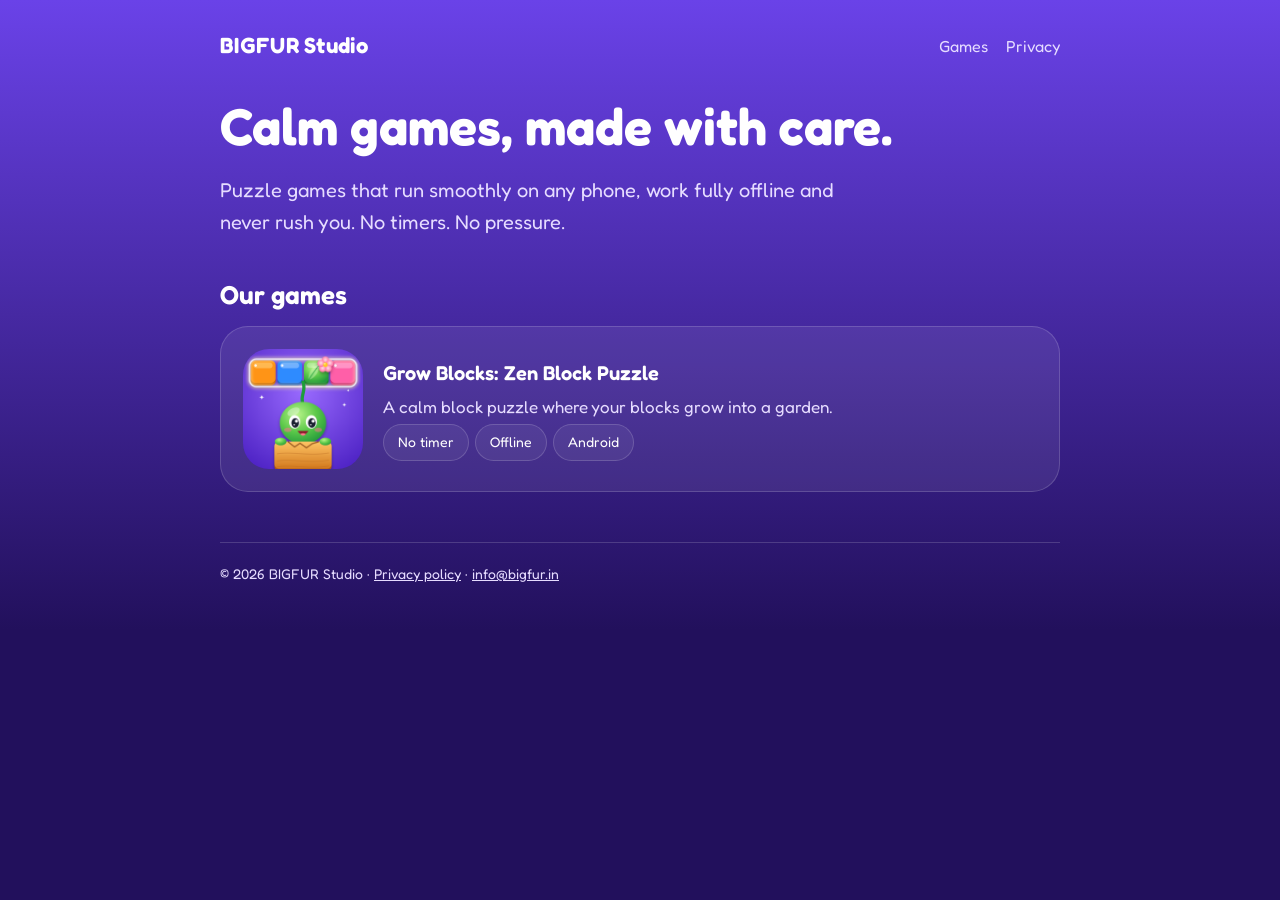
<file: index.html>
<!doctype html>
<html lang="en">
<head>
<meta charset="utf-8">
<meta name="viewport" content="width=device-width,initial-scale=1">
<title>BIGFUR Studio · Calm puzzle games for Android</title>
<meta name="description" content="BIGFUR Studio makes calm, beautiful puzzle games for Android. No timers, playable offline, small downloads.">
<link rel="canonical" href="https://tusharsharmaaa.github.io/">
<link rel="icon" href="favicon.png">
<link rel="apple-touch-icon" href="assets/apple-touch-icon.png">
<meta property="og:title" content="BIGFUR Studio">
<meta property="og:description" content="Calm puzzle games for Android. No timers, playable offline.">
<meta property="og:image" content="https://tusharsharmaaa.github.io/assets/grow-blocks-feature.webp">
<link rel="stylesheet" href="assets/site.css">
<script type="application/ld+json">{"@context":"https://schema.org","@type":"Organization","name":"BIGFUR Studio","url":"https://tusharsharmaaa.github.io/","email":"info@bigfur.in"}</script>
</head>
<body>
<div class="wrap">
<header class="site"><a class="brand" href="./">BIGFUR Studio</a><nav><a href="grow-blocks/">Games</a><a href="privacy/">Privacy</a></nav></header>
<h1>Calm games, made with care.</h1>
<p class="lead">Puzzle games that run smoothly on any phone, work fully offline and never rush you. No timers. No pressure.</p>
<h2>Our games</h2>
<a class="card" href="grow-blocks/">
  <img src="assets/grow-blocks-icon.png" alt="Grow Blocks icon" width="120" height="120">
  <div><h3>Grow Blocks: Zen Block Puzzle</h3><p style="margin:0">A calm block puzzle where your blocks grow into a garden.</p>
  <span class="pill">No timer</span><span class="pill">Offline</span><span class="pill">Android</span></div>
</a>
<footer>© 2026 BIGFUR Studio · <a href="privacy/">Privacy policy</a> · <a href="mailto:info@bigfur.in">info@bigfur.in</a></footer>
</div>
</body>
</html>
</file>
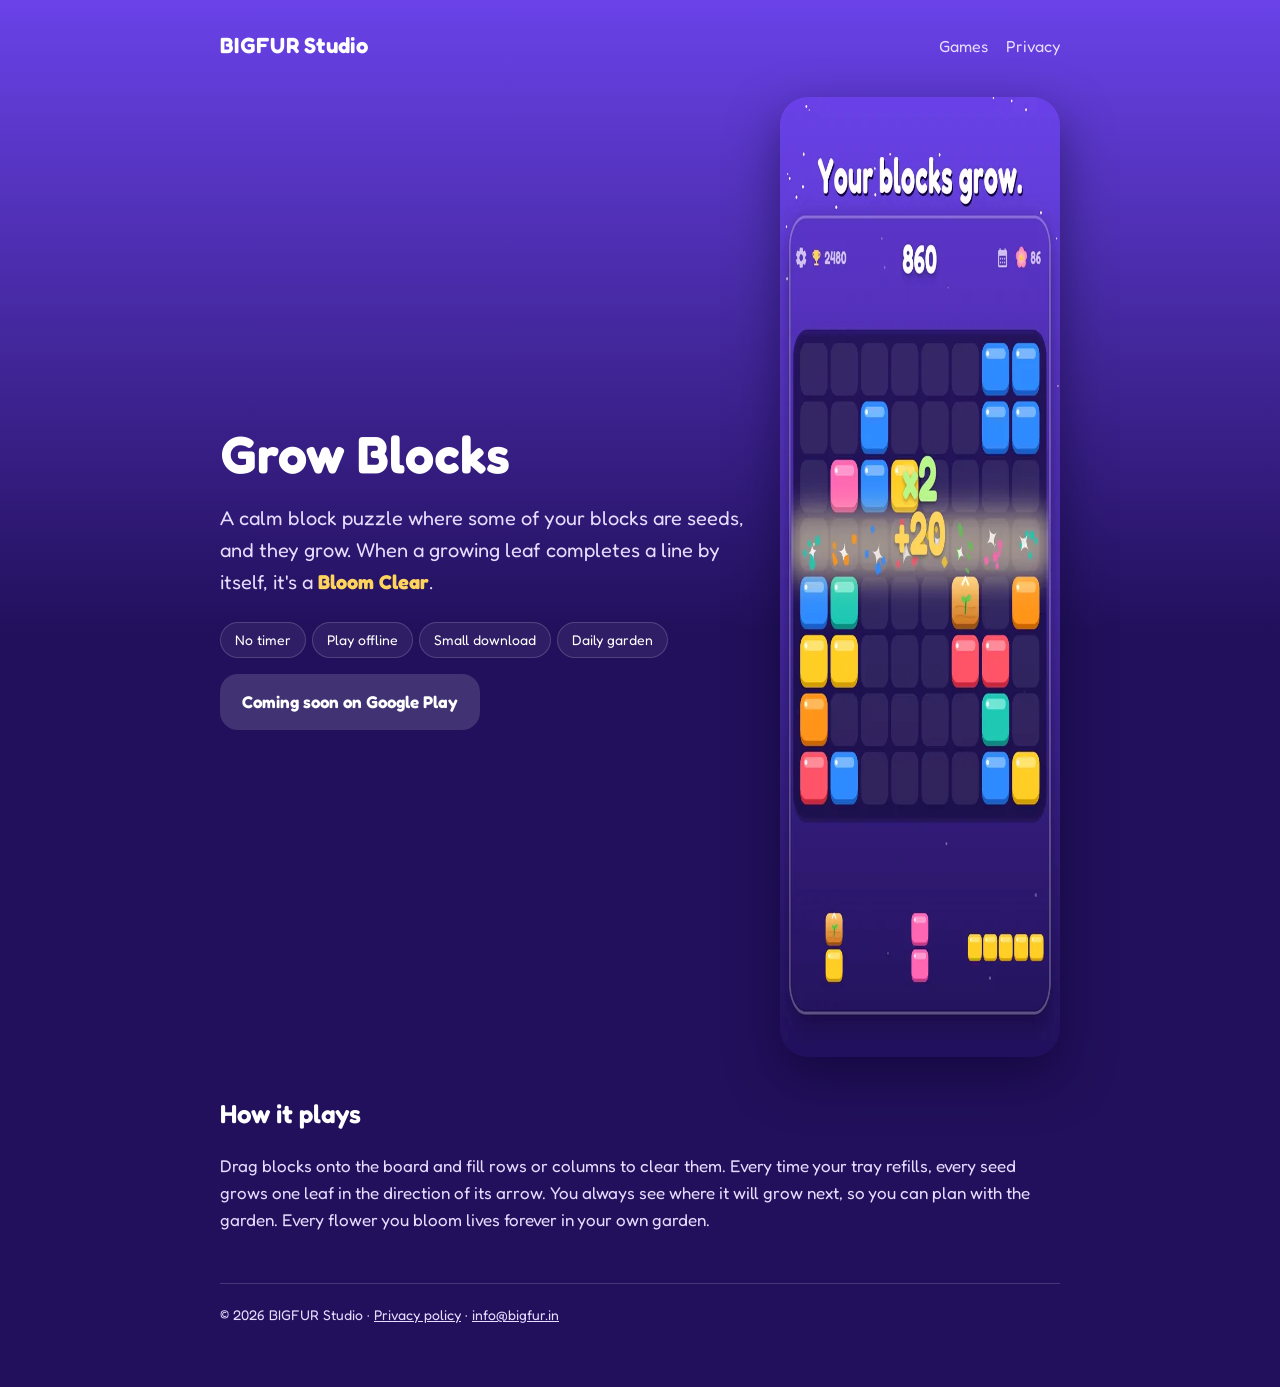
<file: grow-blocks/index.html>
<!doctype html>
<html lang="en">
<head>
<meta charset="utf-8">
<meta name="viewport" content="width=device-width,initial-scale=1">
<title>Grow Blocks: Zen Block Puzzle · BIGFUR Studio</title>
<meta name="description" content="Grow Blocks is a calm block puzzle where your blocks grow into a garden. No timer, play offline, tiny download. Android.">
<link rel="canonical" href="https://tusharsharmaaa.github.io/grow-blocks/">
<link rel="icon" href="../favicon.png">
<meta property="og:title" content="Grow Blocks: Zen Block Puzzle">
<meta property="og:description" content="A calm block puzzle where your blocks grow into a garden.">
<meta property="og:image" content="https://tusharsharmaaa.github.io/assets/grow-blocks-feature.webp">
<link rel="stylesheet" href="../assets/site.css">
<script type="application/ld+json">{"@context":"https://schema.org","@type":"VideoGame","name":"Grow Blocks: Zen Block Puzzle","description":"A calm block puzzle where your blocks grow into a garden. No timer, play offline.","genre":["Puzzle","Casual"],"gamePlatform":"Android","operatingSystem":"Android","applicationCategory":"GameApplication","publisher":{"@type":"Organization","name":"BIGFUR Studio"},"image":"https://tusharsharmaaa.github.io/assets/grow-blocks-icon.png","offers":{"@type":"Offer","price":"0","priceCurrency":"USD"}}</script>
</head>
<body>
<div class="wrap">
<header class="site"><a class="brand" href="../">BIGFUR Studio</a><nav><a href="./">Games</a><a href="../privacy/">Privacy</a></nav></header>
<div class="hero">
  <div>
    <h1>Grow Blocks</h1>
    <p class="lead">A calm block puzzle where some of your blocks are seeds, and they grow. When a growing leaf completes a line by itself, it's a <strong style="color:#ffd45c">Bloom Clear</strong>.</p>
    <span class="pill">No timer</span><span class="pill">Play offline</span><span class="pill">Small download</span><span class="pill">Daily garden</span>
    <br><a class="btn soon" href="#" aria-disabled="true">Coming soon on Google Play</a>
  </div>
  <img class="shot" src="../assets/grow-blocks-shot.webp" alt="Grow Blocks gameplay: a Bloom Clear" width="540" height="960">
</div>
<h2>How it plays</h2>
<p>Drag blocks onto the board and fill rows or columns to clear them. Every time your tray refills, every seed grows one leaf in the direction of its arrow. You always see where it will grow next, so you can plan with the garden. Every flower you bloom lives forever in your own garden.</p>
<footer>© 2026 BIGFUR Studio · <a href="../privacy/">Privacy policy</a> · <a href="mailto:info@bigfur.in">info@bigfur.in</a></footer>
</div>
</body>
</html>
</file>
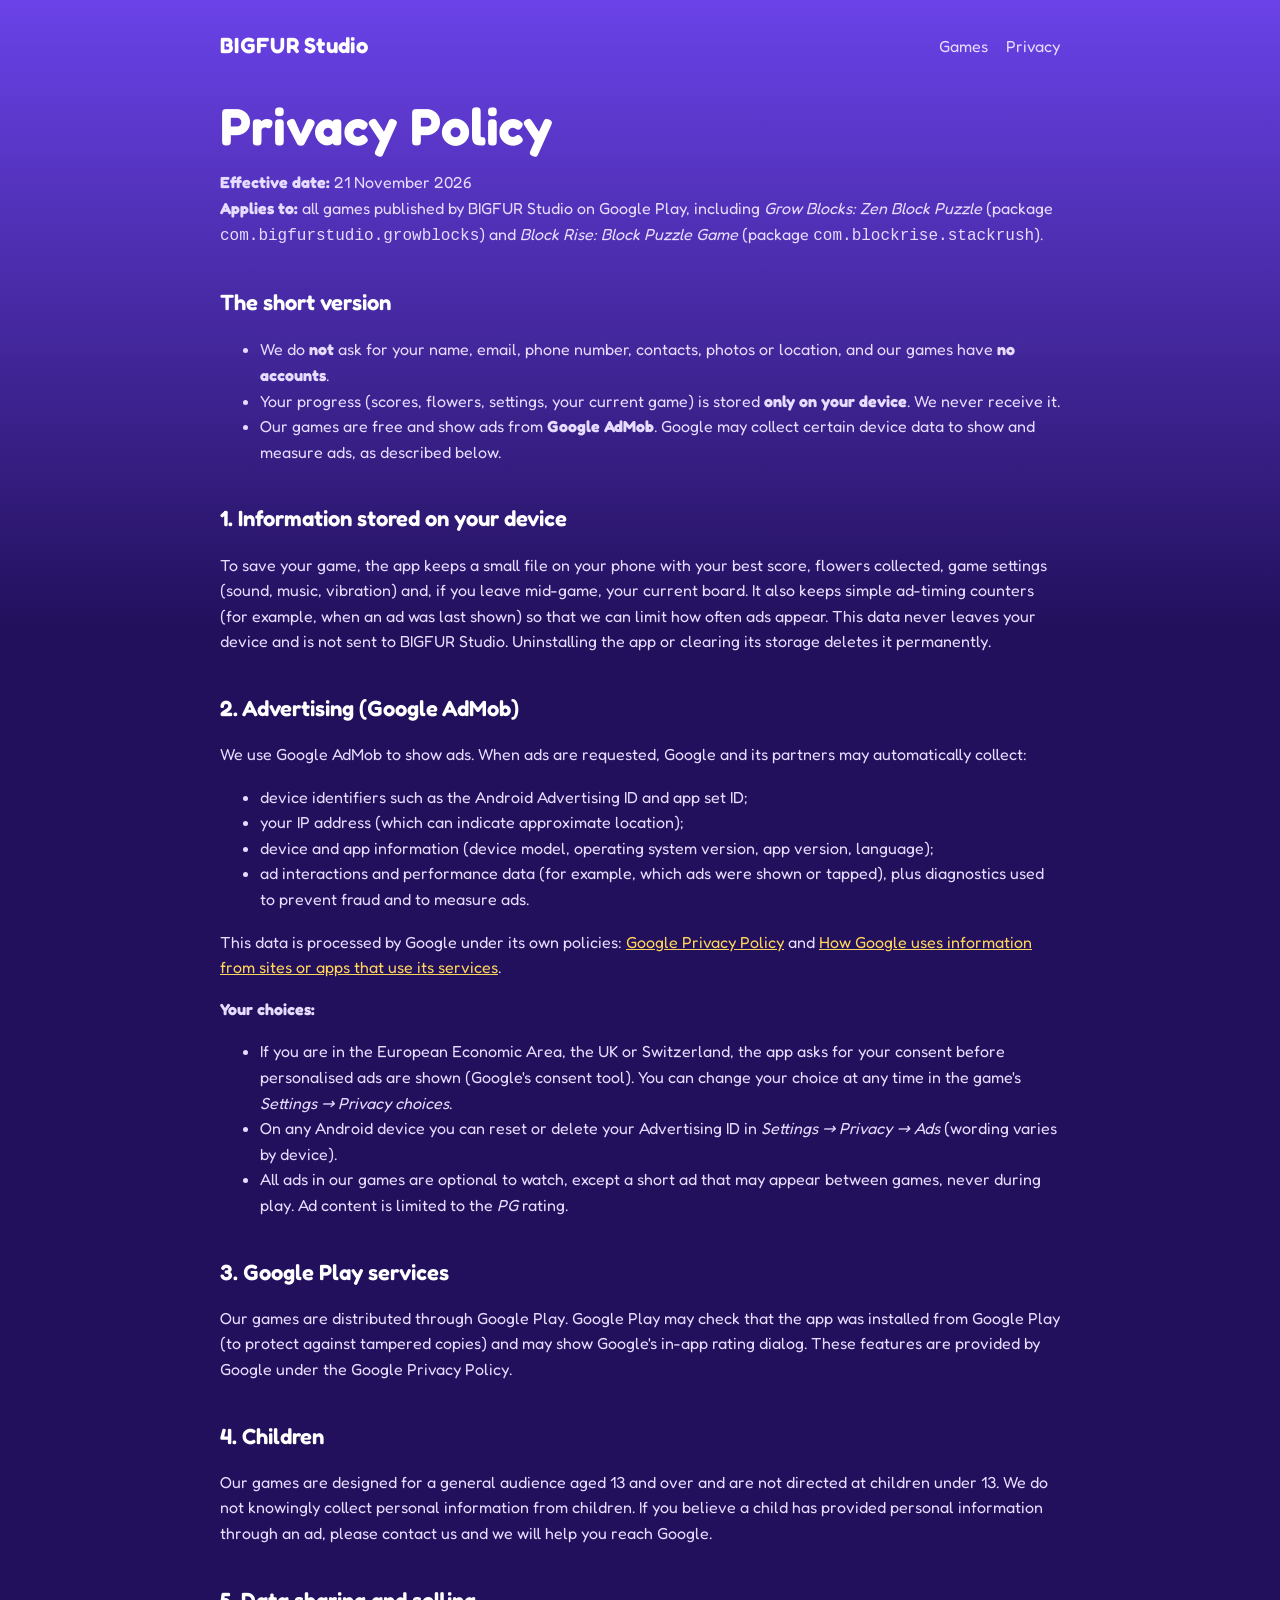
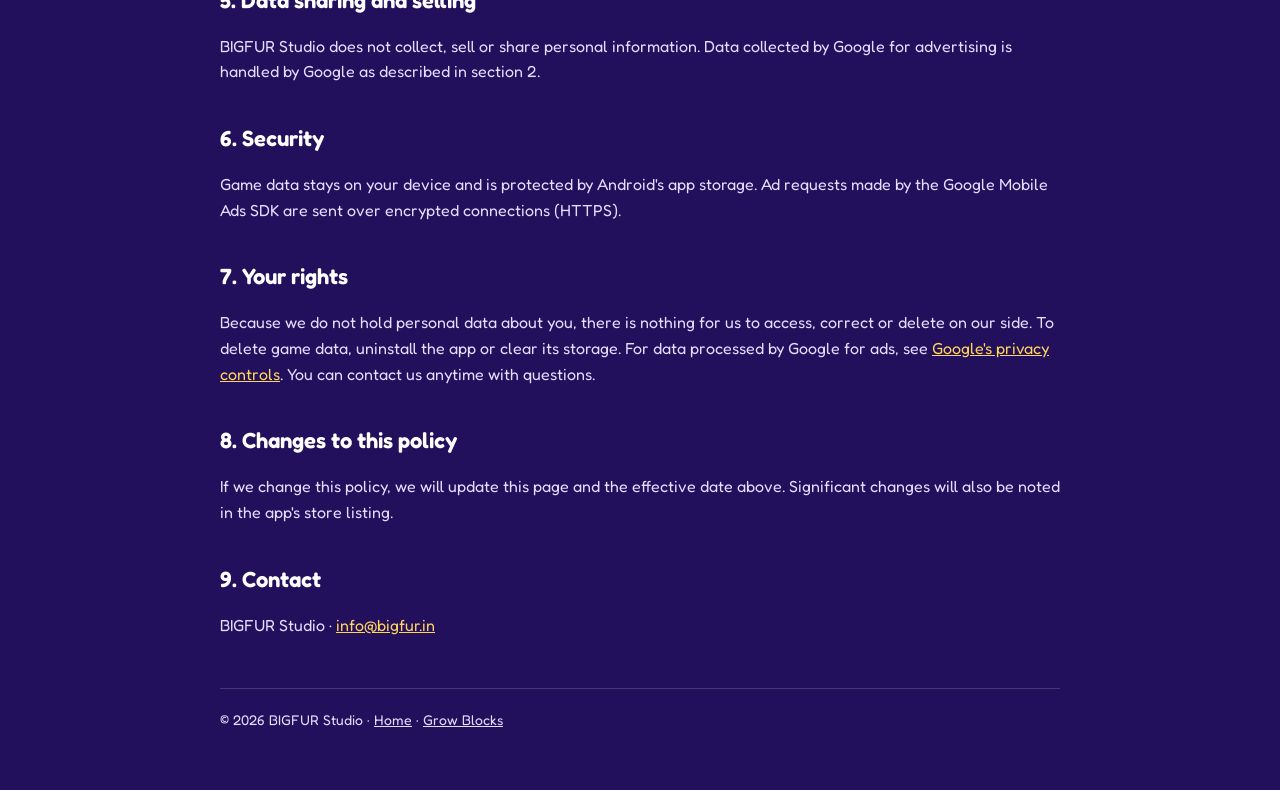
<file: privacy/index.html>
<!doctype html>
<html lang="en">
<head>
<meta charset="utf-8">
<meta name="viewport" content="width=device-width,initial-scale=1">
<title>Privacy Policy · BIGFUR Studio</title>
<meta name="description" content="Privacy policy for BIGFUR Studio games, including Grow Blocks: Zen Block Puzzle and Block Rise: Block Puzzle Game.">
<link rel="canonical" href="https://tusharsharmaaa.github.io/privacy/">
<link rel="icon" href="../favicon.png">
<link rel="stylesheet" href="../assets/site.css">
</head>
<body>
<div class="wrap legal">
<header class="site"><a class="brand" href="../">BIGFUR Studio</a><nav><a href="../grow-blocks/">Games</a><a href="./">Privacy</a></nav></header>
<h1>Privacy Policy</h1>
<p><strong>Effective date:</strong> 21 November 2026<br>
<strong>Applies to:</strong> all games published by BIGFUR Studio on Google Play, including <em>Grow Blocks: Zen Block Puzzle</em> (package <code>com.bigfurstudio.growblocks</code>) and <em>Block Rise: Block Puzzle Game</em> (package <code>com.blockrise.stackrush</code>).</p>

<h2>The short version</h2>
<ul>
  <li>We do <strong>not</strong> ask for your name, email, phone number, contacts, photos or location, and our games have <strong>no accounts</strong>.</li>
  <li>Your progress (scores, flowers, settings, your current game) is stored <strong>only on your device</strong>. We never receive it.</li>
  <li>Our games are free and show ads from <strong>Google AdMob</strong>. Google may collect certain device data to show and measure ads, as described below.</li>
</ul>

<h2>1. Information stored on your device</h2>
<p>To save your game, the app keeps a small file on your phone with your best score, flowers collected, game settings (sound, music, vibration) and, if you leave mid-game, your current board. It also keeps simple ad-timing counters (for example, when an ad was last shown) so that we can limit how often ads appear. This data never leaves your device and is not sent to BIGFUR Studio. Uninstalling the app or clearing its storage deletes it permanently.</p>

<h2>2. Advertising (Google AdMob)</h2>
<p>We use Google AdMob to show ads. When ads are requested, Google and its partners may automatically collect:</p>
<ul>
  <li>device identifiers such as the Android Advertising ID and app set ID;</li>
  <li>your IP address (which can indicate approximate location);</li>
  <li>device and app information (device model, operating system version, app version, language);</li>
  <li>ad interactions and performance data (for example, which ads were shown or tapped), plus diagnostics used to prevent fraud and to measure ads.</li>
</ul>
<p>This data is processed by Google under its own policies: <a href="https://policies.google.com/privacy" rel="noopener">Google Privacy Policy</a> and <a href="https://policies.google.com/technologies/partner-sites" rel="noopener">How Google uses information from sites or apps that use its services</a>.</p>
<p><strong>Your choices:</strong></p>
<ul>
  <li>If you are in the European Economic Area, the UK or Switzerland, the app asks for your consent before personalised ads are shown (Google's consent tool). You can change your choice at any time in the game's <em>Settings → Privacy choices</em>.</li>
  <li>On any Android device you can reset or delete your Advertising ID in <em>Settings → Privacy → Ads</em> (wording varies by device).</li>
  <li>All ads in our games are optional to watch, except a short ad that may appear between games, never during play. Ad content is limited to the <em>PG</em> rating.</li>
</ul>

<h2>3. Google Play services</h2>
<p>Our games are distributed through Google Play. Google Play may check that the app was installed from Google Play (to protect against tampered copies) and may show Google's in-app rating dialog. These features are provided by Google under the Google Privacy Policy.</p>

<h2>4. Children</h2>
<p>Our games are designed for a general audience aged 13 and over and are not directed at children under 13. We do not knowingly collect personal information from children. If you believe a child has provided personal information through an ad, please contact us and we will help you reach Google.</p>

<h2>5. Data sharing and selling</h2>
<p>BIGFUR Studio does not collect, sell or share personal information. Data collected by Google for advertising is handled by Google as described in section 2.</p>

<h2>6. Security</h2>
<p>Game data stays on your device and is protected by Android's app storage. Ad requests made by the Google Mobile Ads SDK are sent over encrypted connections (HTTPS).</p>

<h2>7. Your rights</h2>
<p>Because we do not hold personal data about you, there is nothing for us to access, correct or delete on our side. To delete game data, uninstall the app or clear its storage. For data processed by Google for ads, see <a href="https://myaccount.google.com/data-and-privacy" rel="noopener">Google's privacy controls</a>. You can contact us anytime with questions.</p>

<h2>8. Changes to this policy</h2>
<p>If we change this policy, we will update this page and the effective date above. Significant changes will also be noted in the app's store listing.</p>

<h2>9. Contact</h2>
<p>BIGFUR Studio · <a href="mailto:info@bigfur.in">info@bigfur.in</a></p>

<footer>© 2026 BIGFUR Studio · <a href="../">Home</a> · <a href="../grow-blocks/">Grow Blocks</a></footer>
</div>
</body>
</html>
</file>
<file: assets/site.css>
@font-face{font-family:Fredoka;src:url(Fredoka.ttf) format("truetype");font-weight:300 700;font-display:swap}
:root{--top:#6a42e8;--bottom:#22105c;--card:rgba(255,255,255,.08);--line:rgba(255,255,255,.16);--text:#fff;--soft:#e6dcff;--gold:#ffd45c;--leaf:#8be05e}
*{box-sizing:border-box}
html{background:var(--bottom)}
body{margin:0;min-height:100vh;color:var(--text);font:17px/1.6 Fredoka,ui-rounded,system-ui,-apple-system,"Segoe UI",sans-serif;background:linear-gradient(180deg,var(--top),var(--bottom) 70%) fixed}
a{color:var(--gold)}
.wrap{max-width:880px;margin:0 auto;padding:28px 20px 60px}
header.site{display:flex;align-items:center;justify-content:space-between;gap:12px;margin-bottom:34px}
header.site a.brand{color:#fff;text-decoration:none;font-weight:650;font-size:22px;letter-spacing:.3px}
header.site nav a{color:var(--soft);text-decoration:none;margin-left:18px;font-size:16px}
h1{font-size:clamp(34px,6vw,52px);line-height:1.1;margin:0 0 12px;font-weight:650}
h2{font-size:26px;margin:36px 0 10px;font-weight:620}
h3{font-size:20px;margin:24px 0 6px;font-weight:600}
p,li{color:var(--soft)}
.lead{font-size:20px;color:var(--soft);max-width:620px}
.card{background:var(--card);border:1px solid var(--line);border-radius:28px;padding:22px;display:grid;grid-template-columns:120px 1fr;gap:20px;align-items:center;text-decoration:none;color:inherit}
.card img{width:120px;height:120px;border-radius:26px}
.card h3{margin:0 0 4px}
.pill{display:inline-block;padding:6px 14px;border-radius:999px;border:1px solid var(--line);background:rgba(255,255,255,.06);margin:4px 6px 0 0;font-size:14px;color:#fff}
.hero{display:grid;grid-template-columns:1fr 280px;gap:30px;align-items:center}
.hero img.shot{width:100%;border-radius:28px;box-shadow:0 20px 50px rgba(10,0,40,.5)}
.btn{display:inline-block;background:var(--leaf);color:#123d16;font-weight:650;text-decoration:none;padding:14px 22px;border-radius:18px;margin-top:16px}
.btn.soon{background:rgba(255,255,255,.14);color:#fff}
.legal h2{font-size:22px}
.legal p,.legal li{font-size:16px}
footer{margin-top:50px;padding-top:20px;border-top:1px solid var(--line);font-size:14px;color:var(--soft)}
footer a{color:var(--soft)}
@media(max-width:700px){.hero{grid-template-columns:1fr}.card{grid-template-columns:88px 1fr}.card img{width:88px;height:88px}}
</file>
